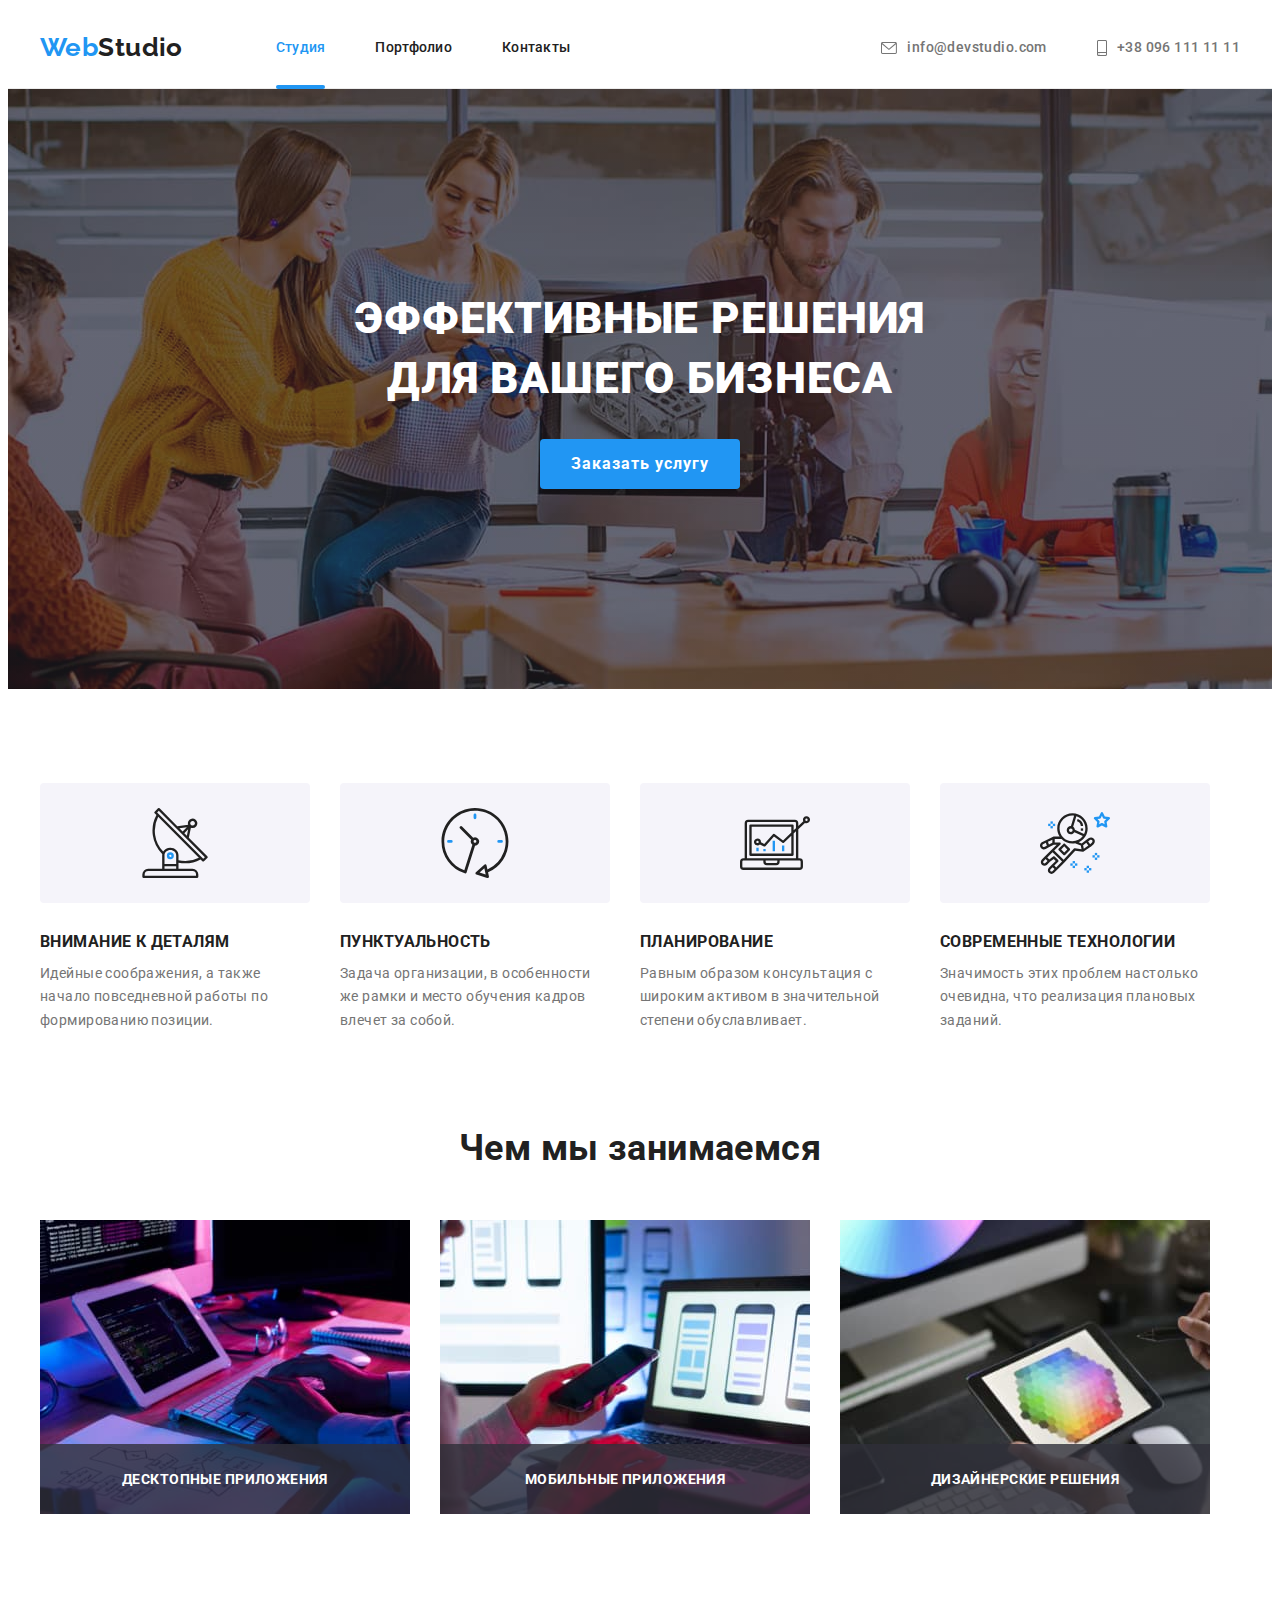
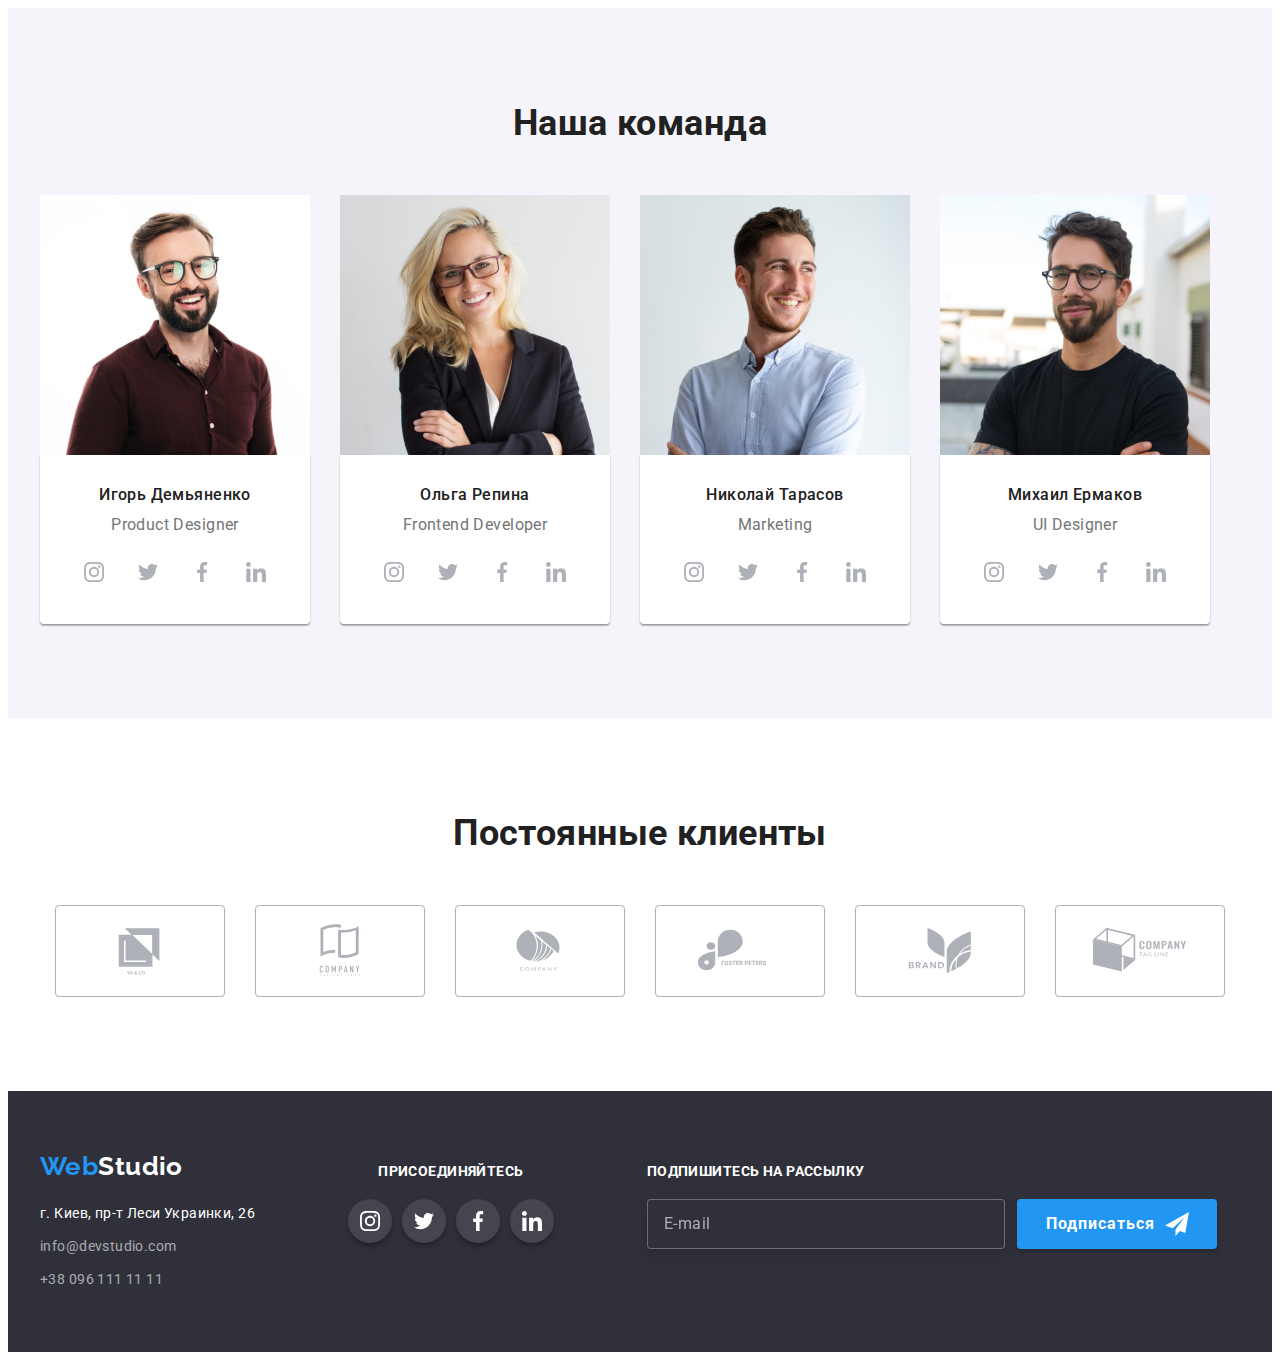
<file: index.html>
<!DOCTYPE html>
<html lang="ru">
  <head>
    <meta http-equiv="X-UA-Compatible" content="IE=edge" />
    <meta name="viewport" content="width=device-width, initial-scale=1.0" />
    <meta charset="utf-8" />
    <link
      rel="stylesheet"
      href="https://cdnjs.cloudflare.com/ajax/libs/modern-normalize/1.1.0/modern-normalize.min.css"
      integrity="sha512-wpPYUAdjBVSE4KJnH1VR1HeZfpl1ub8YT/NKx4PuQ5NmX2tKuGu6U/JRp5y+Y8XG2tV+wKQpNHVUX03MfMFn9Q=="
      crossorigin="anonymous"
      referrerpolicy="no-referrer"
    />
    <link rel="stylesheet" href="./css/main.min.css" />
    <link
      href="https://fonts.googleapis.com/css2?family=Raleway:wght@700&family=Roboto:wght@400;500;700;900&display=swap"
      rel="stylesheet"
    />
    <title>WebStudio</title>
  </head>
  <body>
    <header>
      <div class="container">
        <div class="header">
          <nav class="header__navi">
            <a class="logo" href="./index.html"
              >Web<span class="header__logo__text">Studio</span></a
            >
            <ul class="header__navi-list">
              <li class="heder__navi-item">
                <a class="header__navi-link header__navi-link--is-current" href="./index.html"
                  >Студия</a
                >
              </li>
              <li class="heder__navi-item">
                <a class="header__navi-link" href="./portfolio.html">Портфолио</a>
              </li>
              <li class="heder__navi-item"><a class="header__navi-link" href="">Контакты</a></li>
            </ul>
          </nav>
          <ul class="header__contact-list">
            <li class="header__contact-item">
              <a class="header__contact-link" href="mailto:info@devstudio.com"
                ><svg class="header__icon-contact" width="16px" height="12px">
                  <use href="./image/icons.svg#icon-envelope"></use>
                </svg>
                info@devstudio.com</a
              >
            </li>
            <li class="header__contact-item">
              <a class="header__contact-link" href="tel:+380961111111"
                ><svg class="header__icon-contact" width="10px" height="16px">
                  <use href="./image/icons.svg#icon-smartphone"></use>
                </svg>
                +38 096 111 11 11</a
              >
            </li>
          </ul>
        </div>
      </div>
    </header>
    <main>
      <section class="banner">
        <div class="container">
          <h1 class="banner__title">
            Эффективные решения<br />
            для вашего бизнеса
          </h1>
          <button data-modal-open class="btn banner__button" type="button">Заказать услугу</button>
        </div>
      </section>
      <section class="advantages section">
        <div class="container">
          <h2 class="visually-hidden">Наши преимущества</h2>
          <ul class="advantages__list">
            <li class="advantages__item">
              <div class="advantages__icon-backg">
                <svg class="advantages__icon" width="70" height="70">
                  <use href="./image/icons.svg#icon-antenna"></use>
                </svg>
              </div>
              <h3 class="advantages__title">Внимание к деталям</h3>
              <p class="advantages__text">
                Идейные соображения, а также начало повседневной работы по формированию позиции.
              </p>
            </li>
            <li class="advantages__item">
              <div class="advantages__icon-backg">
                <svg class="advantages__icon" width="70" height="70">
                  <use href="./image/icons.svg#icon-clock"></use>
                </svg>
              </div>
              <h3 class="advantages__title">Пунктуальность</h3>
              <p class="advantages__text">
                Задача организации, в особенности же рамки и место обучения кадров влечет за собой.
              </p>
            </li>
            <li class="advantages__item">
              <div class="advantages__icon-backg">
                <svg class="advantages__icon" width="70" height="70">
                  <use href="./image/icons.svg#icon-diagram"></use>
                </svg>
              </div>
              <h3 class="advantages__title">Планирование</h3>
              <p class="advantages__text">
                Равным образом консультация с широким активом в значительной степени обуславливает.
              </p>
            </li>
            <li class="advantages__item">
              <div class="advantages__icon-backg">
                <svg class="advantages__icon" width="70" height="70">
                  <use href="./image/icons.svg#icon-astronaut"></use>
                </svg>
              </div>
              <h3 class="advantages__title">Современные технологии</h3>
              <p class="advantages__text">
                Значимость этих проблем настолько очевидна, что реализация плановых заданий.
              </p>
            </li>
          </ul>
        </div>
      </section>
      <section class="projects">
        <div class="container">
          <h2 class="projects__title title">Чем мы занимаемся</h2>
          <ul class="projects__card-list">
            <li class="projects__card-item">
              <img src="./image/img.jpg" alt="человек пишет код" width="370" />
              <p class="projects__card-description">Десктопные приложения</p>
            </li>
            <li class="projects__card-item">
              <img src="./image/img-2.jpg" alt="телефон и ноутбук" width="370" />
              <p class="projects__card-description">Мобильные приложения</p>
            </li>
            <li class="projects__card-item">
              <img src="./image/img-3.jpg" alt="планшет" width="370" />
              <p class="projects__card-description">Дизайнерские решения</p>
            </li>
          </ul>
        </div>
      </section>
      <section class="team section">
        <div class="container">
          <h2 class="team__title title">Наша команда</h2>
          <ul class="team__card-list">
            <li class="team__card-item">
              <img src="./image/img-16.jpg" alt="Парень" width="270" />
              <div class="team__card-shadow">
                <h3 class="team__name">Игорь Демьяненко</h3>
                <p class="team__position">Product Designer</p>
                <ul class="social-list">
                  <li class="social-list__item">
                    <a class="social-list__link" href="">
                      <svg class="social-list__icon" width="20px" height="20px">
                        <use href="./image/icons.svg#icon-instagram"></use>
                      </svg>
                    </a>
                  </li>
                  <li class="social-list__item">
                    <a class="social-list__link" href=""
                      ><svg class="social-list__icon" width="20px" height="20px">
                        <use href="./image/icons.svg#icon-twitter"></use>
                      </svg>
                    </a>
                  </li>
                  <li class="social-list__item">
                    <a class="social-list__link" href=""
                      ><svg class="social-list__icon" width="20px" height="20px">
                        <use href="./image/icons.svg#icon-facebook"></use>
                      </svg>
                    </a>
                  </li>
                  <li class="social-list__item">
                    <a class="social-list__link" href=""
                      ><svg class="social-list__icon" width="20px" height="20px">
                        <use href="./image/icons.svg#icon-linkedin"></use>
                      </svg>
                    </a>
                  </li>
                </ul>
              </div>
            </li>
            <li class="team__card-item">
              <img src="./image/img-17.jpg" alt="Девушка" width="270" />
              <div class="team__card-shadow">
                <h3 class="team__name">Ольга Репина</h3>
                <p class="team__position">Frontend Developer</p>
                <ul class="social-list">
                  <li class="social-list__item">
                    <a class="social-list__link" href="">
                      <svg class="social-list__icon" width="20px" height="20px">
                        <use href="./image/icons.svg#icon-instagram"></use>
                      </svg>
                    </a>
                  </li>
                  <li class="social-list__item">
                    <a class="social-list__link" href=""
                      ><svg class="social-list__icon" width="20px" height="20px">
                        <use href="./image/icons.svg#icon-twitter"></use>
                      </svg>
                    </a>
                  </li>
                  <li class="social-list__item">
                    <a class="social-list__link" href=""
                      ><svg class="social-list__icon" width="20px" height="20px">
                        <use href="./image/icons.svg#icon-facebook"></use>
                      </svg>
                    </a>
                  </li>
                  <li class="social-list__item">
                    <a class="social-list__link" href=""
                      ><svg class="social-list__icon" width="20px" height="20px">
                        <use href="./image/icons.svg#icon-linkedin"></use>
                      </svg>
                    </a>
                  </li>
                </ul>
              </div>
            </li>
            <li class="team__card-item">
              <img src="./image/img-18.jpg" alt="Парень" width="270" />
              <div class="team__card-shadow">
                <h3 class="team__name">Николай Тарасов</h3>
                <p class="team__position">Marketing</p>
                <ul class="social-list">
                  <li class="social-list__item">
                    <a class="social-list__link" href="">
                      <svg class="social-list__icon" width="20px" height="20px">
                        <use href="./image/icons.svg#icon-instagram"></use>
                      </svg>
                    </a>
                  </li>
                  <li class="social-list__item">
                    <a class="social-list__link" href=""
                      ><svg class="social-list__icon" width="20px" height="20px">
                        <use href="./image/icons.svg#icon-twitter"></use>
                      </svg>
                    </a>
                  </li>
                  <li class="social-list__item">
                    <a class="social-list__link" href=""
                      ><svg class="social-list__icon" width="20px" height="20px">
                        <use href="./image/icons.svg#icon-facebook"></use>
                      </svg>
                    </a>
                  </li>
                  <li class="social-list__item">
                    <a class="social-list__link" href=""
                      ><svg class="social-list__icon" width="20px" height="20px">
                        <use href="./image/icons.svg#icon-linkedin"></use>
                      </svg>
                    </a>
                  </li>
                </ul>
              </div>
            </li>
            <li class="team__card-item">
              <img src="./image/img-19.jpg" alt="Парень" width="270" />
              <div class="team__card-shadow">
                <h3 class="team__name">Михаил Ермаков</h3>
                <p class="team__position">UI Designer</p>
                <ul class="social-list">
                  <li class="social-list__item">
                    <a class="social-list__link" href="">
                      <svg class="social-list__icon" width="20px" height="20px">
                        <use href="./image/icons.svg#icon-instagram"></use>
                      </svg>
                    </a>
                  </li>
                  <li class="social-list__item">
                    <a class="social-list__link" href=""
                      ><svg class="social-list__icon" width="20px" height="20px">
                        <use href="./image/icons.svg#icon-twitter"></use>
                      </svg>
                    </a>
                  </li>
                  <li class="social-list__item">
                    <a class="social-list__link" href=""
                      ><svg class="social-list__icon" width="20px" height="20px">
                        <use href="./image/icons.svg#icon-facebook"></use>
                      </svg>
                    </a>
                  </li>
                  <li class="social-list__item">
                    <a class="social-list__link" href=""
                      ><svg class="social-list__icon" width="20px" height="20px">
                        <use href="./image/icons.svg#icon-linkedin"></use>
                      </svg>
                    </a>
                  </li>
                </ul>
              </div>
            </li>
          </ul>
        </div>
      </section>
      <section class="client">
        <div class="container client__block">
          <h2 class="client__title title">Постоянные клиенты</h2>
          <ul class="client__list">
            <li class="client__item">
              <a href="" class="client__link">
                <svg class="client__logo" width="106" height="60">
                  <use href="./image/icons.svg#icon-Client-1"></use>
                </svg>
              </a>
            </li>
            <li class="client__item">
              <a href="" class="client__link">
                <svg class="client__logo" width="106" height="60">
                  <use href="./image/icons.svg#icon-Client-2"></use>
                </svg>
              </a>
            </li>
            <li class="client__item">
              <a href="" class="client__link">
                <svg class="client__logo" width="106" height="60">
                  <use href="./image/icons.svg#icon-Client-3"></use>
                </svg>
              </a>
            </li>
            <li class="client__item">
              <a href="" class="client__link">
                <svg class="client__logo" width="106" height="60">
                  <use href="./image/icons.svg#icon-Client-4"></use>
                </svg>
              </a>
            </li>
            <li class="client__item">
              <a href="" class="client__link">
                <svg class="client__logo" width="106" height="60">
                  <use href="./image/icons.svg#icon-Client-5"></use>
                </svg>
              </a>
            </li>
            <li class="client__item">
              <a href="" class="client__link">
                <svg class="client__logo" width="106" height="60">
                  <use href="./image/icons.svg#icon-Client-6"></use>
                </svg>
              </a>
            </li>
          </ul>
        </div>
      </section>
    </main>
    <footer>
      <div class="container footer">
        <div class="left-side-foot">
          <a class="footer__logo logo" href="./index.html"
            >Web<span class="footer__logo__text">Studio</span></a
          >
          <address>
            <ul class="footer__address-list">
              <li class="footer__address-item">
                <a class="footer__address-link" href="https://goo.gl/maps/dnFNhcDkdfYSK6Gh6"
                  >г. Киев, пр-т Леси Украинки, 26</a
                >
              </li>
              <li class="footer__address-item">
                <a class="footer__address-link cont" href="mailto:info@devstudio.com"
                  >info@devstudio.com</a
                >
              </li>
              <li class="footer__address-item">
                <a class="footer__address-link cont" href="tel:+380961111111">+38 096 111 11 11</a>
              </li>
            </ul>
          </address>
        </div>
        <div class="social">
          <h2 class="social__title">присоединяйтесь</h2>
          <ul class="social-list">
            <li class="social-list__item">
              <a class="social-list__link social-foot" href="">
                <svg class="social-list__icon" width="20px" height="20px">
                  <use href="./image/icons.svg#icon-instagram"></use>
                </svg>
              </a>
            </li>
            <li class="social-list__item">
              <a class="social-list__link social-foot" href=""
                ><svg class="social-list__icon" width="20px" height="20px">
                  <use href="./image/icons.svg#icon-twitter"></use>
                </svg>
              </a>
            </li>
            <li class="social-list__item">
              <a class="social-list__link social-foot" href=""
                ><svg class="social-list__icon" width="20px" height="20px">
                  <use href="./image/icons.svg#icon-facebook"></use>
                </svg>
              </a>
            </li>
            <li class="social-list__item">
              <a class="social-list__link social-foot" href=""
                ><svg class="social-list__icon" width="20px" height="20px">
                  <use href="./image/icons.svg#icon-linkedin"></use>
                </svg>
              </a>
            </li>
          </ul>
        </div>

        <form class="spam" name="email" autocomplete="on">
          <p class="spam__title">Подпишитесь на рассылку</p>
          <div class="spam__position">
            <input class="spam__input" type="email" id="" placeholder="E-mail" />
            <button class="btn btn-mail-foot" type="submit">
              Подписаться
              <svg class="btn__icon" width="24px" height="24px">
                <use xlink:href="./image/icons.svg#icon-icon-send"></use>
              </svg>
            </button>
          </div>
        </form>
      </div>
    </footer>

    <div data-modal class="backdrop is-hidden">
      <div class="modal">
        <form action="" class="form-contact-us">
          <p class="modal__title">Оставьте свои данные, мы вам перезвоним</p>
          <ul class="modal__list-contact">
            <li class="modal__list-item">
              <lable class="modal__item-label" for="name"
                >Имя
                <input class="modal__input-area input-height" type="name" name="name" id="name" />
                <svg width="18px" height="18px" class="modal__icon-form">
                  <use xlink:href="./image/icons.svg#icon-name"></use>
                </svg>
              </lable>
            </li>
            <li class="modal__list-item">
              <lable class="modal__item-label" for="tel"
                >Телефон
                <input class="modal__input-area input-height" type="tel" name="tel" id="tel" />
                <svg width="18px" height="18px" class="modal__icon-form">
                  <use xlink:href="./image/icons.svg#icon-tel"></use>
                </svg>
              </lable>
            </li>
            <li class="modal__list-item">
              <lable class="modal__item-label" for="email"
                >Почта
                <input
                  class="modal__input-area input-height"
                  type="email"
                  name="email"
                  id="email"
                />
                <svg width="18px" height="18px" class="modal__icon-form">
                  <use xlink:href="./image/icons.svg#icon-email"></use>
                </svg>
              </lable>
            </li>
            <li class="modal__list-item">
              <lable class="modal__item-label" for="coment"
                >Комментарий
                <textarea
                  class="modal__input-area"
                  type="textarea"
                  rows="7"
                  name="comment"
                  placeholder="Введите текст"
                  id="coment"
                ></textarea>
              </lable>
            </li>
          </ul>
          <label class="modal__checkbox">
            <input class="modal__checkbox-agreement" type="checkbox" name="agreement-confirm" />
            <svg class="modal__icon-chek" width="16px" height="15px">
              <use href="./image/icons.svg#icon-check"></use>
            </svg>
            <p class="modal__checkbox-text">
              Соглашаюсь с рассылкой и принимаю
              <a class="agreement-link" href="">Условия договора</a>
            </p>
          </label>
          <button class="btn send-button" type="submit">Отправить</button>
        </form>
        <button data-modal-close class="modal__close-icon" type="button">
          <svg class="modal__icon-x" width="11px" height="11px">
            <use xlink:href="./image/icons.svg#icon-Vector-1"></use>
          </svg>
        </button>
      </div>
    </div>
    <script src="./js/modal.js"></script>
  </body>
</html>
</file>
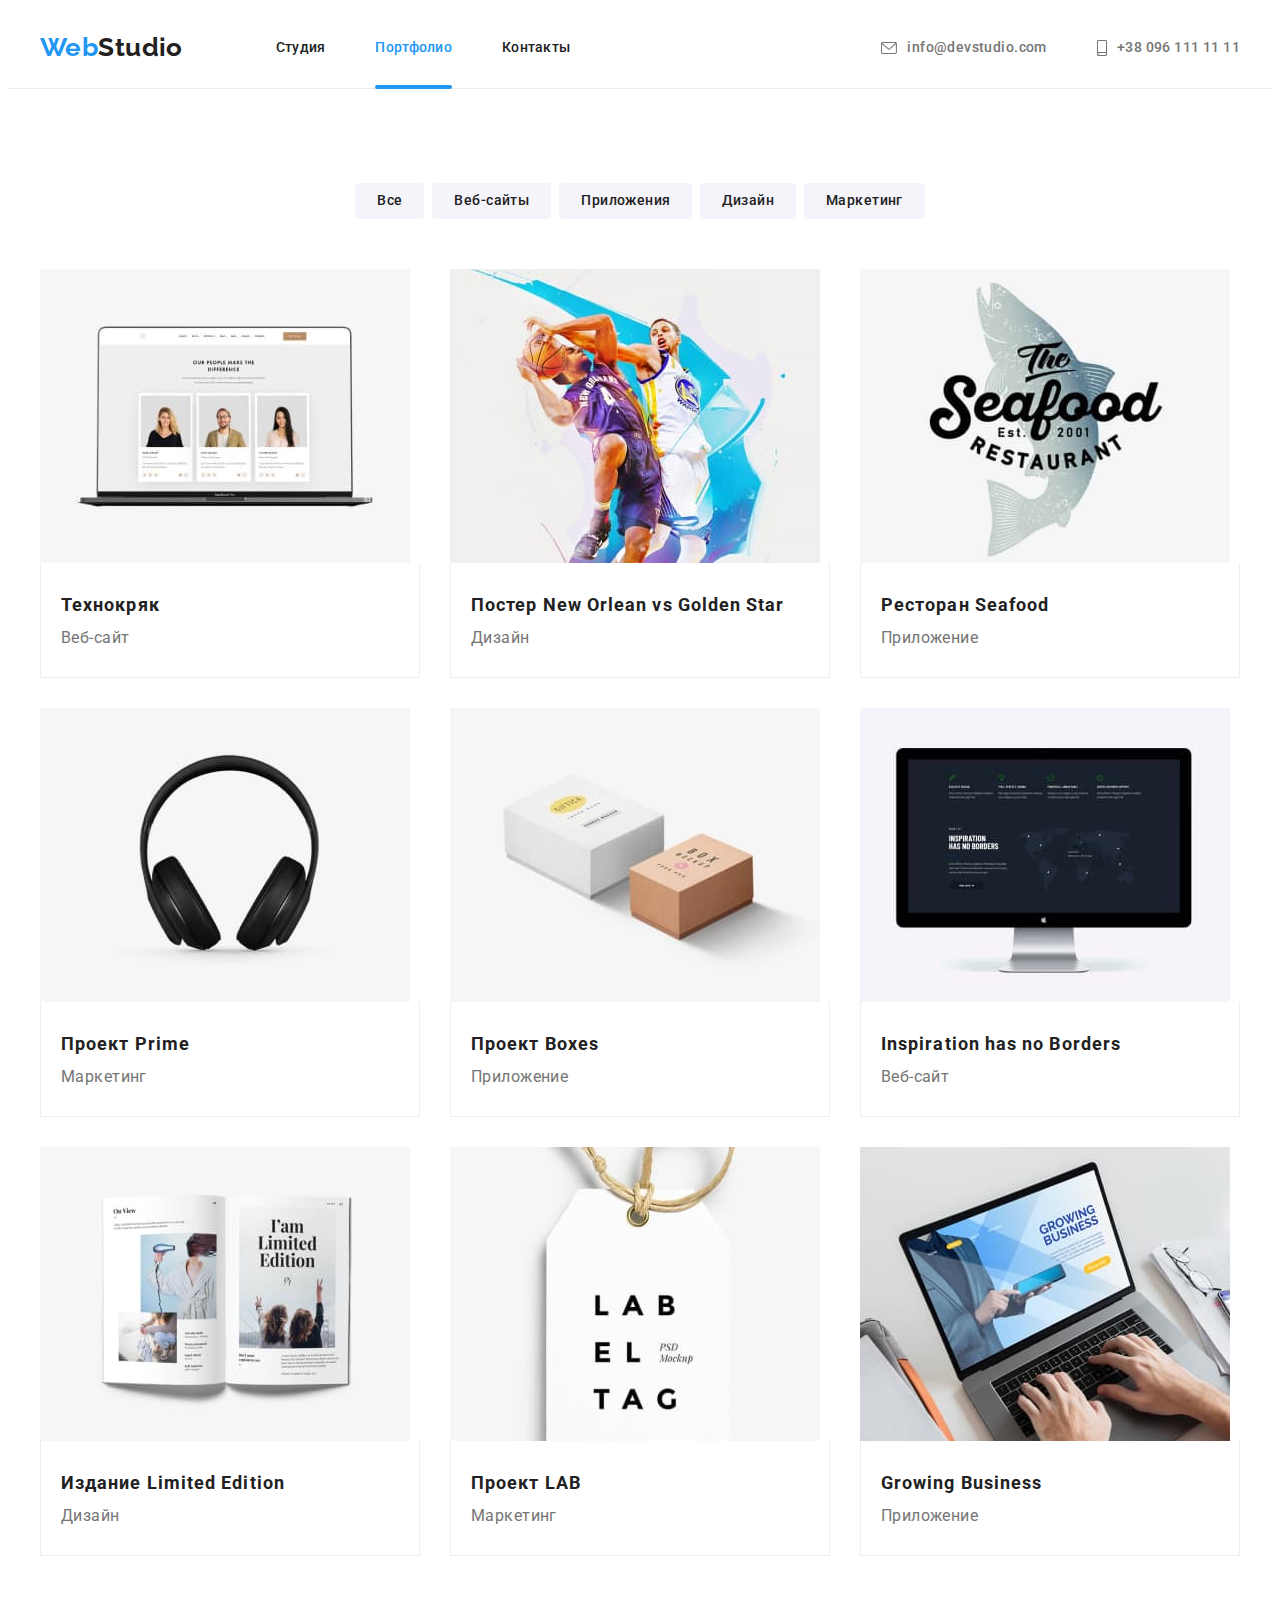
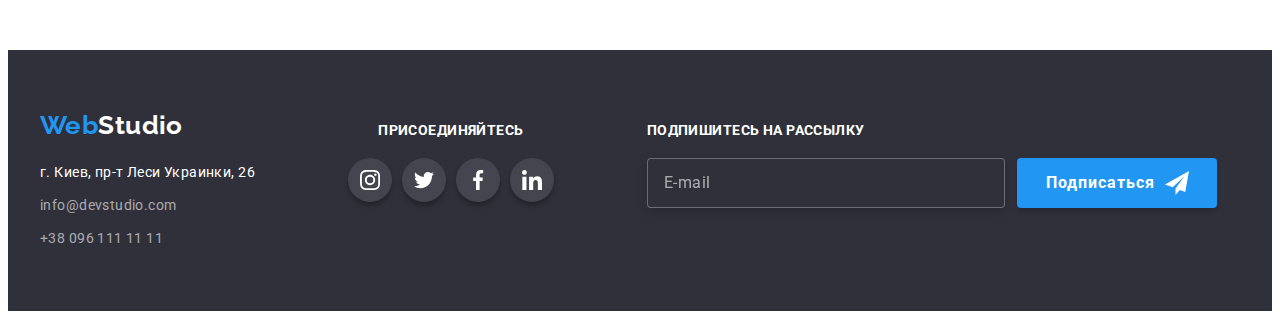
<file: portfolio.html>
<!DOCTYPE html>
<html lang="ru">
  <head>
    <meta http-equiv="X-UA-Compatible" content="IE=edge" />
    <meta name="viewport" content="width=device-width, initial-scale=1.0" />
    <meta charset="utf-8" />
    <title>WebStudio-Portfolio</title>
    <link
      rel="stylesheet"
      href="https://cdnjs.cloudflare.com/ajax/libs/modern-normalize/1.1.0/modern-normalize.min.css"
      integrity="sha512-wpPYUAdjBVSE4KJnH1VR1HeZfpl1ub8YT/NKx4PuQ5NmX2tKuGu6U/JRp5y+Y8XG2tV+wKQpNHVUX03MfMFn9Q=="
      crossorigin="anonymous"
      referrerpolicy="no-referrer"
    />
    <link rel="stylesheet" href="./css/main.min.css" />
    <link
      href="https://fonts.googleapis.com/css2?family=Raleway:wght@700&family=Roboto:wght@400;500;700;900&display=swap"
      rel="stylesheet"
    />
  </head>
  <body>
    <header>
      <div class="container">
        <div class="header">
          <nav class="header__navi">
            <a class="logo" href="./index.html"
              >Web<span class="header__logo__text">Studio</span></a
            >
            <ul class="header__navi-list">
              <li class="heder__navi-item">
                <a class="header__navi-link" href="./index.html">Студия</a>
              </li>
              <li class="heder__navi-item">
                <a class="header__navi-link header__navi-link--is-current" href="./portfolio.html"
                  >Портфолио</a
                >
              </li>
              <li class="heder__navi-item"><a class="header__navi-link" href="">Контакты</a></li>
            </ul>
          </nav>
          <ul class="header__contact-list">
            <li class="header__contact-item">
              <a class="header__contact-link" href="mailto:info@devstudio.com"
                ><svg class="header__icon-contact" width="16px" height="12px">
                  <use href="./image/icons.svg#icon-envelope"></use>
                </svg>
                info@devstudio.com</a
              >
            </li>
            <li class="header__contact-item">
              <a class="header__contact-link" href="tel:+380961111111"
                ><svg class="header__icon-contact" width="10px" height="16px">
                  <use href="./image/icons.svg#icon-smartphone"></use>
                </svg>
                +38 096 111 11 11</a
              >
            </li>
          </ul>
        </div>
      </div>
    </header>
    <main>
      <section class="section">
        <div class="container">
          <h1 class="visually-hidden">Нашы проэкты</h1>
          <ul class="butt__list">
            <li class="butt__item">
              <button class="butt__filter" type="button">Все</button>
            </li>
            <li class="butt__item">
              <button class="butt__filter" type="button">Веб-сайты</button>
            </li>
            <li class="butt__item">
              <button class="butt__filter" type="button">Приложения</button>
            </li>
            <li class="butt__item">
              <button class="butt__filter" type="button">Дизайн</button>
            </li>
            <li class="butt__item">
              <button class="butt__filter" type="button">Маркетинг</button>
            </li>
          </ul>
          <ul class="card-set__list">
            <li class="card-set__item">
              <a class=".card-set__link" href="">
                <div class="card-set__text-translate">
                  <img src="./image/project-1.jpg" alt="Macbook" width="370" />
                  <p class="card-set__text">
                    Технокряк это современная площадка распространения коронавируса. Компании
                    используют эту платформу для цифрового шпионажа и атак на защищённые сервера
                    конкурентов.
                  </p>
                </div>
                <div class="card-set__border">
                  <h2 class="card-set__title">Технокряк</h2>
                  <p class="card-set__type">Веб-сайт</p>
                </div>
              </a>
            </li>
            <li class="card-set__item">
              <a class=".card-set__link" href="">
                <div class="card-set__text-translate">
                  <img src="./image/project-2.jpg" alt="Люди играющие в баскетбол" width="370" />
                  <p class="card-set__text">
                    Технокряк это современная площадка распространения коронавируса. Компании
                    используют эту платформу для цифрового шпионажа и атак на защищённые сервера
                    конкурентов.
                  </p>
                </div>
                <div class="card-set__border">
                  <h2 class="card-set__title">Постер New Orlean vs Golden Star</h2>
                  <p class="card-set__type">Дизайн</p>
                </div>
              </a>
            </li>
            <li class="card-set__item">
              <a class=".card-set__link" href="">
                <div class="card-set__text-translate">
                  <img src="./image/project-3.jpg" alt="Логотип ресторана рыба " width="370" />
                  <p class="card-set__text">
                    Технокряк это современная площадка распространения коронавируса. Компании
                    используют эту платформу для цифрового шпионажа и атак на защищённые сервера
                    конкурентов.
                  </p>
                </div>
                <div class="card-set__border">
                  <h2 class="card-set__title">Ресторан Seafood</h2>
                  <p class="card-set__type">Приложение</p>
                </div>
              </a>
            </li>
            <li class="card-set__item">
              <a class=".card-set__link" href=""
                ><div class="card-set__text-translate">
                  <img src="./image/project-4.jpg" alt="Наушники" width="370" />
                  <p class="card-set__text">
                    Технокряк это современная площадка распространения коронавируса. Компании
                    используют эту платформу для цифрового шпионажа и атак на защищённые сервера
                    конкурентов.
                  </p>
                </div>
                <div class="card-set__border">
                  <h2 class="card-set__title">Проект Prime</h2>
                  <p class="card-set__type">Маркетинг</p>
                </div>
              </a>
            </li>
            <li class="card-set__item">
              <a class=".card-set__link" href=""
                ><div class="card-set__text-translate">
                  <img src="./image/project-5.jpg" alt="Две коробочки" width="370" />
                  <p class="card-set__text">
                    Технокряк это современная площадка распространения коронавируса. Компании
                    используют эту платформу для цифрового шпионажа и атак на защищённые сервера
                    конкурентов.
                  </p>
                </div>
                <div class="card-set__border">
                  <h2 class="card-set__title">Проект Boxes</h2>
                  <p class="card-set__type">Приложение</p>
                </div>
              </a>
            </li>
            <li class="card-set__item">
              <a class=".card-set__link" href=""
                ><div class="card-set__text-translate">
                  <img src="./image/project-6.jpg" alt="IMac" width="370" />
                  <p class="card-set__text">
                    Технокряк это современная площадка распространения коронавируса. Компании
                    используют эту платформу для цифрового шпионажа и атак на защищённые сервера
                    конкурентов.
                  </p>
                </div>
                <div class="card-set__border">
                  <h2 class="card-set__title">Inspiration has no Borders</h2>
                  <p class="card-set__type">Веб-сайт</p>
                </div>
              </a>
            </li>
            <li class="card-set__item">
              <a class=".card-set__link" href=""
                ><div class="card-set__text-translate">
                  <img src="./image/project-7.jpg" alt="откритая книга" width="370" />
                  <p class="card-set__text">
                    Технокряк это современная площадка распространения коронавируса. Компании
                    используют эту платформу для цифрового шпионажа и атак на защищённые сервера
                    конкурентов.
                  </p>
                </div>
                <div class="card-set__border">
                  <h2 class="card-set__title">Издание Limited Edition</h2>
                  <p class="card-set__type">Дизайн</p>
                </div>
              </a>
            </li>
            <li class="card-set__item">
              <a class=".card-set__link" href=""
                ><div class="card-set__text-translate">
                  <img src="./image/project-8.jpg" alt="Бумажный ярлык" width="370" />
                  <p class="card-set__text">
                    Технокряк это современная площадка распространения коронавируса. Компании
                    используют эту платформу для цифрового шпионажа и атак на защищённые сервера
                    конкурентов.
                  </p>
                </div>
                <div class="card-set__border">
                  <h2 class="card-set__title">Проект LAB</h2>
                  <p class="card-set__type">Маркетинг</p>
                </div>
              </a>
            </li>
            <li class="card-set__item">
              <a class=".card-set__link" href=""
                ><div class="card-set__text-translate">
                  <img src="./image/project-9.jpg" alt="Macbook " width="370" />
                  <p class="card-set__text">
                    Технокряк это современная площадка распространения коронавируса. Компании
                    используют эту платформу для цифрового шпионажа и атак на защищённые сервера
                    конкурентов.
                  </p>
                </div>
                <div class="card-set__border">
                  <h2 class="card-set__title">Growing Business</h2>
                  <p class="card-set__type">Приложение</p>
                </div>
              </a>
            </li>
          </ul>
        </div>
      </section>
    </main>
    <footer>
      <div class="container footer">
        <div class="left-side-foot">
          <a class="footer__logo logo" href="./index.html"
            >Web<span class="footer__logo__text">Studio</span></a
          >
          <address>
            <ul class="footer__address-list">
              <li class="footer__address-item">
                <a class="footer__address-link" href="https://goo.gl/maps/dnFNhcDkdfYSK6Gh6"
                  >г. Киев, пр-т Леси Украинки, 26</a
                >
              </li>
              <li class="footer__address-item">
                <a class="footer__address-link cont" href="mailto:info@devstudio.com"
                  >info@devstudio.com</a
                >
              </li>
              <li class="footer__address-item">
                <a class="footer__address-link cont" href="tel:+380961111111">+38 096 111 11 11</a>
              </li>
            </ul>
          </address>
        </div>
        <div class="social">
          <h2 class="social__title">присоединяйтесь</h2>
          <ul class="social-list">
            <li class="social-list__item">
              <a class="social-list__link social-foot" href="">
                <svg class="social-list__icon" width="20px" height="20px">
                  <use href="./image/icons.svg#icon-instagram"></use>
                </svg>
              </a>
            </li>
            <li class="social-list__item">
              <a class="social-list__link social-foot" href=""
                ><svg class="social-list__icon" width="20px" height="20px">
                  <use href="./image/icons.svg#icon-twitter"></use>
                </svg>
              </a>
            </li>
            <li class="social-list__item">
              <a class="social-list__link social-foot" href=""
                ><svg class="social-list__icon" width="20px" height="20px">
                  <use href="./image/icons.svg#icon-facebook"></use>
                </svg>
              </a>
            </li>
            <li class="social-list__item">
              <a class="social-list__link social-foot" href=""
                ><svg class="social-list__icon" width="20px" height="20px">
                  <use href="./image/icons.svg#icon-linkedin"></use>
                </svg>
              </a>
            </li>
          </ul>
        </div>

        <form class="spam" name="email" autocomplete="on">
          <p class="spam__title">Подпишитесь на рассылку</p>
          <div class="spam__position">
            <input class="spam__input" type="email" id="" placeholder="E-mail" />
            <button class="btn btn-mail-foot" type="submit">
              Подписаться
              <svg class="btn__icon" width="24px" height="24px">
                <use xlink:href="./image/icons.svg#icon-icon-send"></use>
              </svg>
            </button>
          </div>
        </form>
      </div>
    </footer>
  </body>
</html>
</file>
<file: css/main.min.css>
.visually-hidden{position:absolute;white-space:nowrap;width:1px;height:1px;overflow:hidden;border:0;padding:0;clip:rect(0 0 0 0);clip-path:inset(50%);margin:-1px}:root{--background: #e5e5e5;--activecolor: #2196f3;--footercolor: #2f303a;--hedercolor: #fff;--textcolor: #757575;--headtext: #212121;--filterbutt: #f5f4fa;--cardside: 30px;--time-duration: 250ms;--cubik: cubic-bezier(0.4, 0, 0.2, 1)}body{background-color:var(--hedercolor);color:var(--textcolor);font-family:Roboto, sans-serif;font-weight:400;font-size:14px;line-height:1.7em;letter-spacing:0.03em}a{font-family:Roboto, sans-serif;text-decoration:none}h1,h2,h3,h4,h5,h6,p{margin:0px}ul{padding-left:0px;margin:0px;list-style:none}img{display:block;max-width:100%;height:auto}button{cursor:pointer}.container{width:1200px;margin:0 auto;padding:0 15px}.section{padding-top:94px;padding-bottom:94px}.btn{display:flex;align-items:center;justify-content:center;text-align:center;padding:10px 0;margin:0 auto;min-width:200px;border:0px;box-shadow:0px 4px 4px rgba(0,0,0,0.15);border-radius:4px;font-family:Roboto, sans-serif;font-style:normal;font-weight:bold;font-size:16px;line-height:calc(30 / 16);letter-spacing:0.06em;background-color:var(--activecolor);color:var(--hedercolor);transition:background-color var(--time-duration) var(--cubik)}.btn:hover,.btn:focus{background-color:#188ce8}.title{margin-bottom:50px;text-align:center;color:var(--headtext);font-weight:700;font-size:36px;line-height:1.2em;align-items:center}.logo{margin-right:93px;color:var(--activecolor);line-height:1.2em;font-size:26px;font-family:raleway;font-weight:700}header{padding-top:24px;padding-bottom:25px;border-bottom:1px solid #ececec}.header{display:flex;font-weight:500;margin:0 auto}.header__logo__text{color:var(--headtext)}.header__navi{display:flex}.header__navi-list,.header__contact-list{display:flex;align-items:center}.heder__navi-item{position:relative;margin-right:50px;color:var(--headtext);letter-spacing:0.02em;text-align:center}.heder__navi-item:last-child{margin-right:0}.header__navi-link{color:var(--headtext);letter-spacing:0.02em;padding:32px 0;transition:color var(--time-duration) var(--cubik)}.header__navi-link::after{content:'';display:block;position:absolute;bottom:-29.6px;left:0px;width:100%;height:4px;background:var(--activecolor);border-radius:2px;opacity:0;transition:opacity var(--time-duration) var(--cubik)}.header__navi-link:hover::after,.header__navi-link:focus::after{opacity:1}.header__navi-link:hover,.header__navi-link:focus{color:var(--activecolor)}.header__navi-link--is-current{color:var(--activecolor)}.header__navi-link--is-current::after{content:'';display:block;position:absolute;bottom:-29.6px;left:0px;width:100%;height:4px;background:var(--activecolor);border-radius:2px;opacity:1}.header__contact-list{margin-left:auto}.header__contact-item{margin-right:50px}.header__contact-item:last-child{margin-right:0}.header__contact-link{display:flex;align-items:center;justify-content:center;color:var(--textcolor);transition:color var(--time-duration) var(--cubik)}.header__contact-link:hover,.header__contact-link:focus{color:var(--activecolor)}.header__icon-contact{fill:currentColor;margin-right:10px}.banner{margin:0 auto;max-width:1600px;padding-top:200px;padding-bottom:200px;text-align:center;letter-spacing:0.06em;text-transform:uppercase;background-color:var(--footercolor);background-image:linear-gradient(rgba(47,48,58,0.4), rgba(47,48,58,0.4)),url(../image/Background.jpg);background-size:cover;background-position:center;background-repeat:no-repeat}.banner__title{margin-bottom:30px;margin-left:auto;margin-right:auto;color:var(--hedercolor);font-size:44px;line-height:1.36em;text-align:center;font-weight:900}.banner__button{margin:0 auto}.advantages__list{display:flex}.advantages__item{width:270px;margin-right:30px}.advantages__item:last-child{margin-right:0}.advantages__icon-backg{background-color:var(--filterbutt);border-radius:4px;display:flex;align-items:center;justify-content:center;margin-bottom:30px;height:120px}.advantages__title{margin-bottom:10px;color:var(--headtext);font-weight:700;line-height:1.14em;text-transform:uppercase}.projects{padding-bottom:94px}.projects__card-list{display:flex}.projects__card-item{position:relative;margin-right:30px;background-color:var(--hedercolor)}.projects__card-item:last-child{margin-right:0}.projects__card-description{position:absolute;bottom:0px;display:flex;align-items:center;justify-content:center;width:370px;height:70px;background-color:rgba(47,48,58,0.8);font-weight:700;font-size:14px;line-height:calc(16 / 14);text-align:center;text-transform:uppercase;color:#ffffff}.team{background-color:var(--filterbutt)}.team__card-list{display:flex}.team__card-item{margin-right:30px;background-color:var(--hedercolor)}.team__card-item:last-child{margin-right:0}.team__card-shadow{padding-top:30px;padding-bottom:30px;box-shadow:0px 1px 3px rgba(0,0,0,0.12),0px 1px 1px rgba(0,0,0,0.14),0px 2px 1px rgba(0,0,0,0.2);border-radius:0px 0px 4px 4px}.team__name{margin-bottom:10px;color:var(--headtext);font-weight:500;font-size:16px;line-height:1.2em;text-align:center}.team__position{font-size:16px;line-height:1.2em;text-align:center;margin-bottom:16px}.client__block{padding:94px 0}.client__list{display:flex;align-items:center;justify-content:center}.client__item+.client__item{margin-left:30px}.client__link{display:flex;align-items:center;justify-content:center;width:170px;height:92px;color:#afb1b8;border:1px solid #afb1b8;box-sizing:border-box;border-radius:4px;transition:border var(--time-duration) var(--cubik),color var(--time-duration) var(--cubik)}.client__link:hover,.client__link:focus{color:var(--activecolor);border:1px solid var(--activecolor)}.client__logo{fill:currentColor}.social-list{display:flex;justify-content:center}.social-list__item+.social-list__item{margin-left:10px}.social-list__link{display:flex;align-items:center;justify-content:center;width:44px;height:44px;background-color:var(--hedercolor);border-radius:50%;color:#afb1b8;transition:background-color var(--time-duration) var(--cubik),color var(--time-duration) var(--cubik)}.social-list__link:focus,.social-list__link:hover{background-color:var(--activecolor);color:#fff}.social-list__icon{fill:currentColor}.butt__list{margin-bottom:50px;display:flex;justify-content:center}.butt__item{margin-right:8px}.butt__item:last-child{margin-right:0}.butt__filter{transition:color var(--time-duration) var(--cubik),background-color var(--time-duration) var(--cubik),box-shadow var(--time-duration) var(--cubik);border-width:0px;padding:6px 22px;border-radius:4px;background-color:var(--filterbutt);color:var(--headtext);text-align:center;font-family:Roboto, sans-serif;font-style:normal;font-weight:500;font-size:14px;line-height:1.71;letter-spacing:0.03em}.butt__filter:hover,.butt__filter:focus{background-color:var(--activecolor);color:var(--hedercolor);box-shadow:0px 3px 1px rgba(0,0,0,0.1),0px 1px 2px rgba(0,0,0,0.08),0px 2px 2px rgba(0,0,0,0.12)}.card-set__list{margin-right:calc(-1 * var(--cardside));margin-bottom:calc(-1 * var(--cardside));display:flex;flex-wrap:wrap;padding:0}.card-set__item{position:relative;flex-basis:calc(100% / 3 - var(--cardside));margin-right:var(--cardside);margin-bottom:var(--cardside)}.card-set__link{display:block;transition:box-shadow var(--time-duration) var(--cubik)}.card-set__link:focus,.card-set__link:hover{box-shadow:0px 1px 1px rgba(0,0,0,0.12),0px 4px 4px rgba(0,0,0,0.06),1px 4px 6px rgba(0,0,0,0.16)}.card-set__border{padding:24px 20px;border-bottom:1px solid #eeeeee;border-left:1px solid #eeeeee;border-right:1px solid #eeeeee}.card-set__title{color:var(--headtext);font-weight:700;font-size:18px;line-height:2em;letter-spacing:0.06em}.card-set__type{color:var(--textcolor);font-size:16px;line-height:1.87em}.card-set__text{transform:translateY(100%);transition:opacity var(--time-duration) var(--cubik),transform var(--time-duration) var(--cubik);opacity:0;position:absolute;top:0px;left:0px;width:100%;height:100%;padding:63px 24px;font-size:18px;line-height:1.56;color:#ffffff;background-color:rgba(33,150,243,0.9)}.card-set__link:hover .card-set__text,.card-set__link:focus .card-set__text{opacity:1;transform:translateY(0px)}.card-set__text-translate{position:relative;overflow:hidden}footer{padding:60px 0px;background-color:var(--footercolor)}.footer{display:flex}.footer__logo{display:block;margin-bottom:20px}.footer__logo__text{color:var(--hedercolor)}.footer__address-item{margin-bottom:9px}.footer__address-item:last-child{margin-bottom:0}.footer__address-link{font-style:normal;color:var(--hedercolor);transition-property:color;transition-duration:var(--time-duration);transition-timing-function:cubic-bezier(0.4, 0, 0.2, 1)}.footer__address-link:hover,.footer__address-link:focus{color:var(--activecolor)}.cont{color:#ffffff99}.social{margin-left:72px;margin-top:12px}.social__title{text-align:center;font-style:normal;font-size:14px;line-height:calc(16 / 14);text-transform:uppercase;color:#ffffff;margin-bottom:20px}.social-foot{background-color:#44454e;color:#fff;border:0px solid #000000;box-shadow:0px 4px 4px rgba(0,0,0,0.25);transition-property:background-color;transition-duration:var(--time-duration);transition-timing-function:cubic-bezier(0.4, 0, 0.2, 1)}.spam{margin-top:12px;margin-left:93px;width:570px}.spam__title{margin-bottom:20px;font-weight:700;font-size:14px;line-height:calc(16 / 14);text-transform:uppercase;color:#ffffff}.spam__position{display:flex;align-items:center}.spam__input{transition:border var(--time-duration) var(--cubik),color var(--time-duration) var(--cubik);height:50px;width:358px;padding:15px 16px;border:1px solid rgba(255,255,255,0.3);box-sizing:border-box;filter:drop-shadow(0px 4px 4px rgba(0,0,0,0.15));border-radius:4px;font-family:Roboto;font-size:16px;line-height:1.25em;display:flex;align-items:center;letter-spacing:0.03em;color:var(--hedercolor);background-color:var(--footercolor)}.spam__input:focus,.spam__input:hover{outline:none;border:1px solid #2196f3}.spam__input::placeholder{font-family:Roboto;font-style:normal;font-weight:normal;font-size:16px;line-height:1.25em;display:flex;align-items:center;letter-spacing:0.03em;color:rgba(255,255,255,0.6)}.btn-mail-foot{padding:10px 28px 10px 29px;margin-left:12px;min-width:200px;height:50px}.btn__icon{margin-left:10px}.backdrop.is-hidden{visibility:hidden;opacity:0;pointer-events:none;transition:opacity var(--time-duration) var(--cubik)}.backdrop{visibility:visible;position:fixed;top:0px;left:0;width:100vw;height:100vh;background:rgba(0,0,0,0.2);opacity:1;transition:opacity var(--time-duration) var(--cubik),visibility var(--time-duration) var(--cubik)}.backdrop.is-hidden .modal{transform:translate(-50%, -50%) scale(0.8)}.modal{position:absolute;top:50%;left:50%;transform:translate(-50%, -50%) scale(1);transition:transform var(--time-duration) var(--cubik);width:528px;height:581px;padding:40px;background-color:var(--hedercolor);box-shadow:0px 1px 3px rgba(0,0,0,0.12),0px 1px 1px rgba(0,0,0,0.14),0px 2px 1px rgba(0,0,0,0.2);border-radius:4px}.modal__close-icon{transition:fill var(--time-duration) var(--cubik);position:absolute;top:8px;right:8px;display:flex;align-items:center;justify-content:center;width:30px;height:30px;fill:#000;border-radius:50%;background-color:var(--hedercolor);border:1px solid rgba(0,0,0,0.1)}.modal__close-icon:focus,.modal__close-icon:hover{fill:var(--activecolor)}.modal__title{margin-bottom:12px;font-size:20px;line-height:calc(23 / 20);text-align:center;color:var(--headtext);font-weight:700;letter-spacing:0.03em}.modal__list-contact{margin-bottom:20px}.modal__list-item+.modal__list-item{margin-top:10px}.modal__item-label{position:relative;display:flex;flex-direction:column;font-size:12px;line-height:calc(14 / 12);letter-spacing:0.01em;color:var(--textcolor)}.modal__input-area{transition:border var(--time-duration) var(--cubik),color var(--time-duration) var(--cubik);margin-top:4px;padding:12px 16px;border:1px solid rgba(33,33,33,0.2);box-sizing:border-box;border-radius:4px}.modal__input-area:hover,.modal__input-area:focus{outline:none;border:1px solid var(--activecolor)}.modal__input-area::placeholder{font-family:Roboto, sans-serif;font-weight:normal;font-size:12px;line-height:calc(14 / 12);letter-spacing:0.01em;color:rgba(117,117,117,0.5)}.input-height{height:40px;padding:12px 12px 12px 42px}.modal__icon-form{position:absolute;top:50%;left:12px;transform:translate(-50% -50%);width:18px;height:18px;fill:#212121}.modal__input-area:hover+.modal__icon-form,.modal__input-area:focus+.modal__icon-form{fill:#2196f3}.modal__checkbox{display:flex;align-items:center}.modal__checkbox-agreement{position:absolute;white-space:nowrap;width:1px;height:1px;overflow:hidden;border:0;padding:0;clip:rect(0 0 0 0);clip-path:inset(50%);margin:-1px}.modal__icon-chek{border-radius:2px;border:2px solid #212121;background-color:#fff;transition:border-color var(--time-duration) var(--cubik),background-color var(--time-duration) var(--cubik)}.modal__checkbox-agreement:focus+.modal__icon-chek{border:2px solid #2196f3}.modal__checkbox-agreement:checked+.modal__icon-chek{background-color:#2196f3;border-color:transparent}.modal__checkbox-text{margin-left:7px}.agreement-link{color:var(--activecolor);text-decoration:underline;transition:color var(--time-duration) var(--cubik)}.agreement-link:focus,.agreement-link:hover{color:#157bcf}.send-button{margin-top:30px}
/*# sourceMappingURL=main.min.css.map */
</file>
